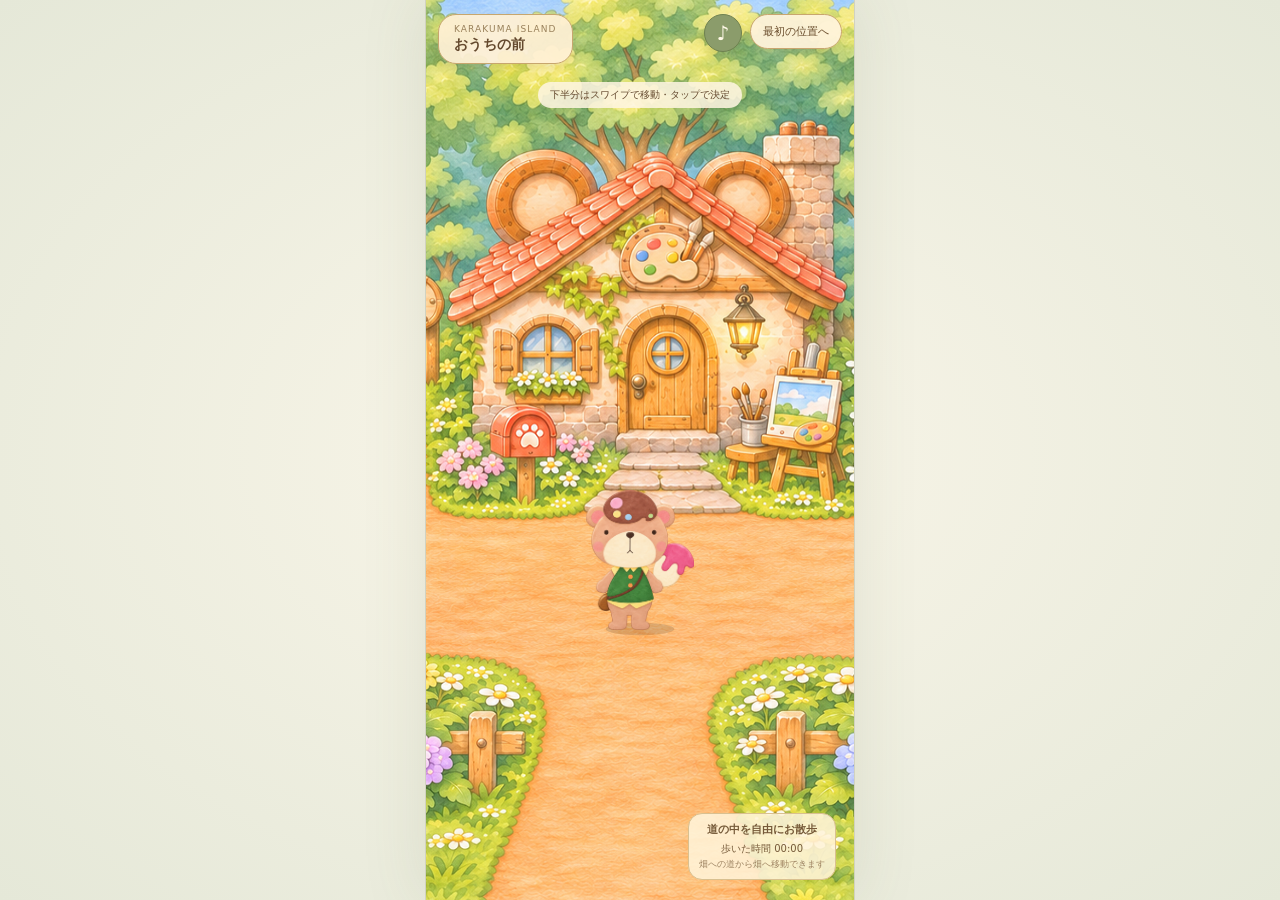
<file: village.html>
<!doctype html><html lang="ja"><meta charset="utf-8"><meta http-equiv="Content-Security-Policy" content="default-src 'self'; script-src 'self'; style-src 'self' 'unsafe-inline'; img-src 'self' data:; media-src 'self'; connect-src 'none'; object-src 'none'; base-uri 'none'; form-action 'none'"><meta name="viewport" content="width=device-width,initial-scale=1,viewport-fit=cover"><title>からくまちゃん｜自由にお散歩する試作</title>
<style>
*{box-sizing:border-box}html,body{width:100%;height:100%;margin:0;overflow:hidden}body{background:#ebe8dc;color:#64492e;font-family:'Hiragino Maru Gothic ProN',system-ui,sans-serif;display:grid;place-items:center}.phone{width:min(100vw,430px);height:100vh;height:var(--island-height,100vh);max-height:960px;position:relative;overflow:hidden;background:#dce2bc;box-shadow:0 0 60px #5d6c4120}canvas{width:100%;height:100%;display:block;touch-action:none;outline:none}.top{position:absolute;left:12px;right:12px;top:max(14px,env(safe-area-inset-top));display:flex;align-items:start;justify-content:space-between;gap:8px;pointer-events:none}.place{border:1px solid #c7a66e;border-radius:18px;background:#fff1d5ee;box-shadow:0 3px 10px #67512b20;padding:9px 15px;font-size:14px;font-weight:750;letter-spacing:.02em;max-width:245px}.place small{display:block;font-size:9px;font-weight:500;letter-spacing:.12em;color:#99815b;margin-bottom:2px}button{font:inherit;border:1px solid #c9a66e;background:#fff4dbeF;color:#694c2b;box-shadow:0 3px 8px #69502d22;cursor:pointer;touch-action:none;-webkit-user-select:none;user-select:none}button:focus-visible{outline:3px solid #4a8f71;outline-offset:3px}.reset{pointer-events:auto;border-radius:20px;font-size:11px;padding:9px 12px;white-space:nowrap}.bottom{position:absolute;bottom:max(18px,env(safe-area-inset-bottom));left:18px;right:18px;display:flex;align-items:end;justify-content:space-between;gap:10px}.direction{border-radius:50%;width:66px;height:66px;font-size:26px;flex-shrink:0;box-shadow:0 4px 0 #b8955c,0 5px 16px #5d442e24;line-height:1}.direction:active,.direction.active{transform:translateY(3px);box-shadow:0 1px 0 #b8955c}.center{text-align:center;font-size:10px;color:#765a39;background:#fff4d9e0;border:1px solid #d9c090;border-radius:14px;padding:7px 10px;line-height:1.7;max-width:190px}.center strong{font-size:11px;font-weight:650;display:block}.center span{display:block;color:#9d8260;font-size:9px}#notice{position:absolute;left:50%;transform:translateX(-50%);bottom:115px;max-width:90%;width:max-content;background:#fff8e8ef;border:1px solid #d2b781;border-radius:16px;padding:9px 14px;font-size:12px;opacity:0;transition:opacity .2s;pointer-events:none;box-shadow:0 3px 10px #5140281a}#notice.visible{opacity:1}#loading{position:absolute;inset:0;display:grid;place-items:center;background:#f7eedc;color:#8b7049;font-size:14px;padding:24px;text-align:center}#loading[hidden]{display:none}#loading p{line-height:1.8}#loading-help{max-width:300px;font-size:12px}#retry{border-radius:18px;padding:12px 22px;margin-top:12px}.hint{position:absolute;left:50%;top:calc(max(14px,env(safe-area-inset-top)) + 68px);transform:translateX(-50%);background:#fff6e3dc;padding:6px 12px;border-radius:16px;font-size:10px;white-space:nowrap;opacity:1;transition:opacity 1s;pointer-events:none}.hint.faded{opacity:0}@media(min-width:700px){body{background:radial-gradient(ellipse at center,#faf6e9,#e5e8d8)}.phone{height:min(var(--island-height,100vh),920px);border-left:1px solid #d1d2c0;border-right:1px solid #d1d2c0}}
#stick{position:relative;width:122px;height:122px;border-radius:50%;background:#fff4d9a8;border:2px solid #c7ac7bbb;box-shadow:inset 0 0 0 9px #fff8e42e,0 4px 18px #67512720;touch-action:none;flex-shrink:0;cursor:grab}#stick.active{background:#fff4d9c9}.stick-lines{position:absolute;inset:0;display:grid;place-items:center;font-size:86px;font-weight:200;color:#bda37b66;pointer-events:none}#knob{position:absolute;left:33px;top:33px;width:52px;height:52px;border-radius:50%;background:radial-gradient(circle at 35% 30%,#fff9e7,#efdaa8);border:1px solid #bd9b62;box-shadow:0 4px 8px #72512e25;pointer-events:none}.bottom{align-items:end}.center{max-width:190px;margin-bottom:2px}
.music{pointer-events:auto;width:38px;height:38px;flex-shrink:0;border-radius:50%;font-size:20px}.music.playing{background:#8b9c6b;color:#fff9e7;border-color:#6e8150}.place{margin-right:auto;min-width:0}.reset{flex-shrink:0}
#stick{position:absolute;left:0;top:0;transform:translate(-50%,-50%);opacity:0;pointer-events:none;transition:opacity .1s;z-index:2}#stick.active{opacity:1}.bottom{pointer-events:none;justify-content:flex-end}.center{pointer-events:none}
progress{width:220px;height:12px;accent-color:#9cac70}#loading-count{font-size:11px;margin:6px 0}</style><main class="phone"><canvas id="walk" tabindex="0" aria-label="上下左右のお散歩。矢印キー・WASD・画面下側のスワイプで自由に移動。画面上側の道をタップして移動、画面下側を短くタップして決定。"></canvas><header class="top"><div class="place"><small>KARAKUMA ISLAND</small><div id="place">おうちの前</div></div><button class="music" id="music" aria-label="BGMを止める" aria-pressed="true" title="BGM ON・最初の操作で再生">♪</button><button class="reset" id="reset" title="試作の開始位置に戻す">最初の位置へ</button></header><div class="hint" id="hint">下半分はスワイプで移動・タップで決定</div><div id="notice" role="status" aria-live="polite"></div><div id="stick" role="group" aria-label="上下左右の移動スティック"><div class="stick-lines">＋</div><div id="knob"></div></div><footer class="bottom"><div class="center"><strong>道の中を自由にお散歩</strong><div id="clock">歩いた時間 00:00</div><span>畑への道から畑へ移動できます</span></div></footer><div id="loading"><div><p id="loading-message" role="status">お散歩の準備をしています…</p><progress id="loading-progress" max="6" value="0" aria-label="画像の読み込み進捗"></progress><p id="loading-count">0 / 6</p><p id="loading-help" hidden>LINE内で開いている場合は、メニューからSafariまたは標準ブラウザで開くこともお試しください。</p><button id="retry" hidden>もう一度読み込む</button></div></div></main><audio id="bgm" src="./assets/karakuma-island-bgm.m4a" preload="none" loop playsinline></audio><script src="./boot.js?v=5"></script><script type="module" src="./walk.mjs?v=16"></script></html>
</file>
